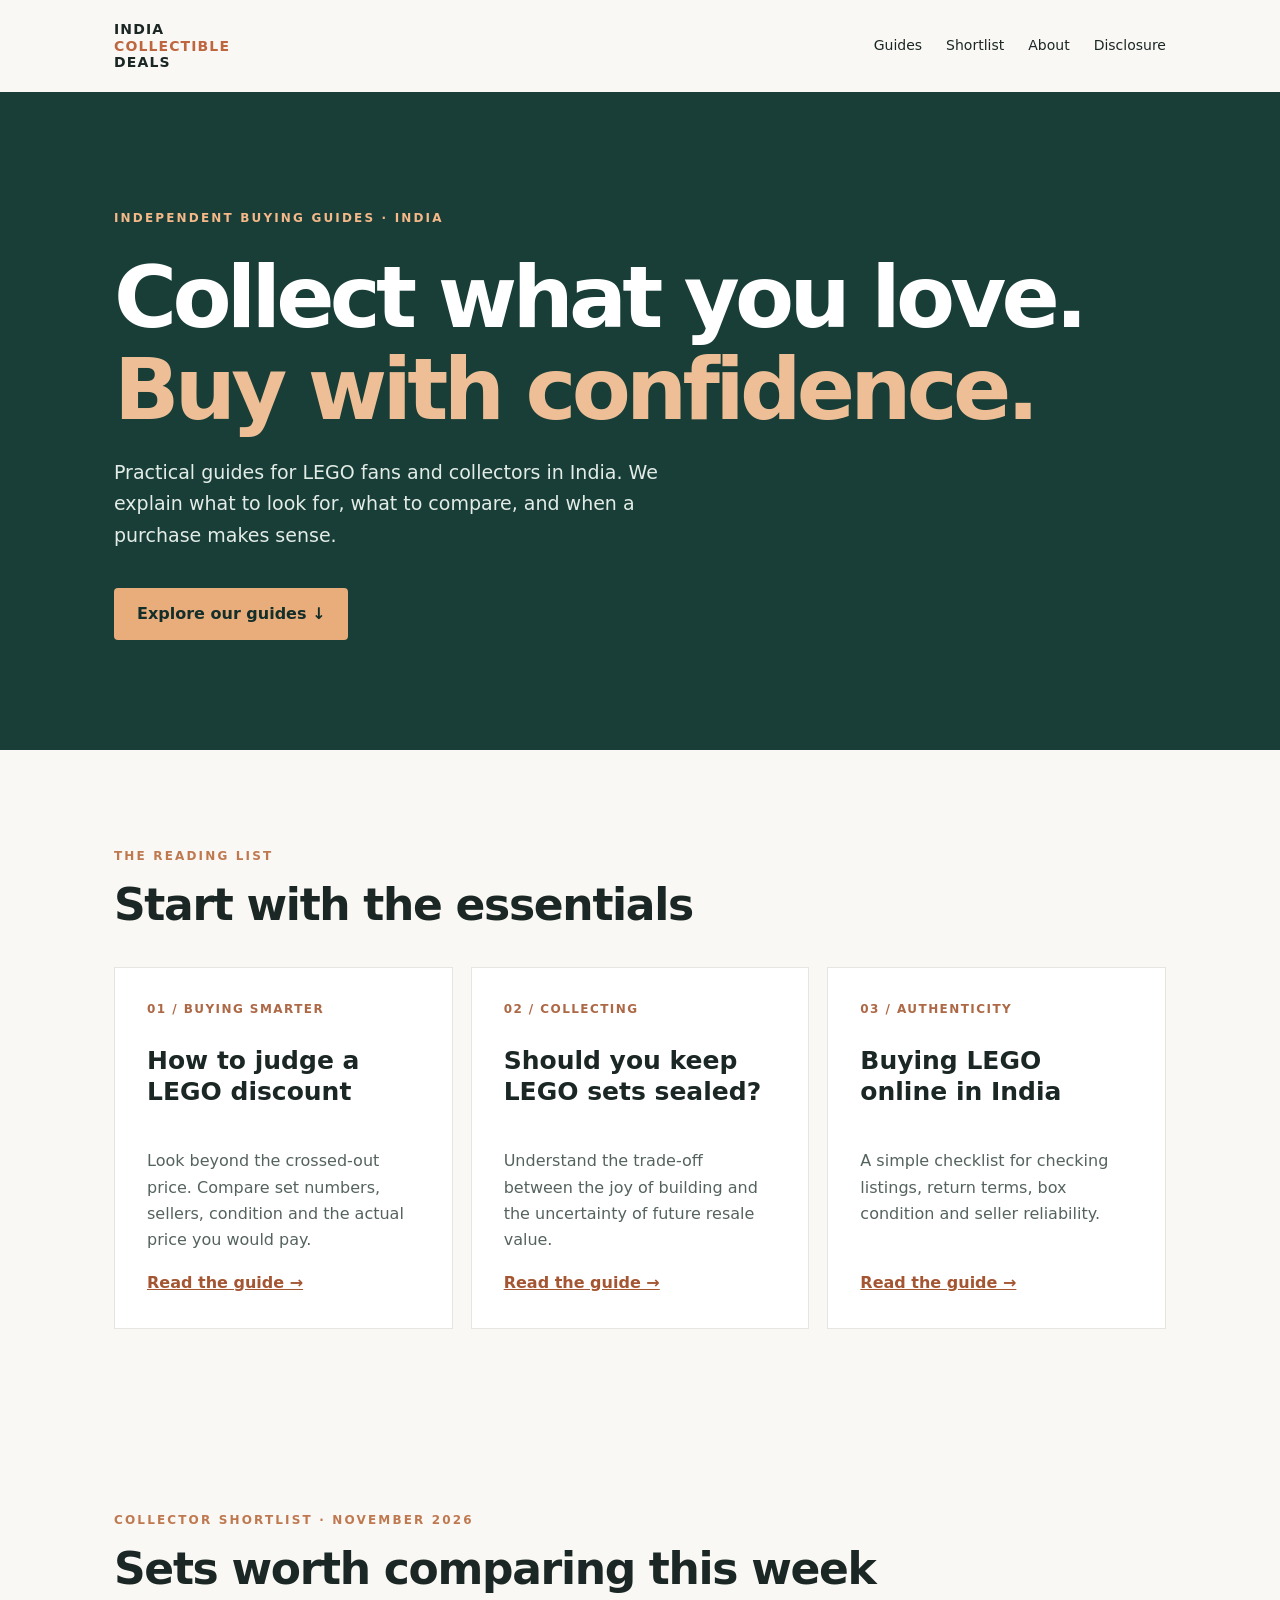
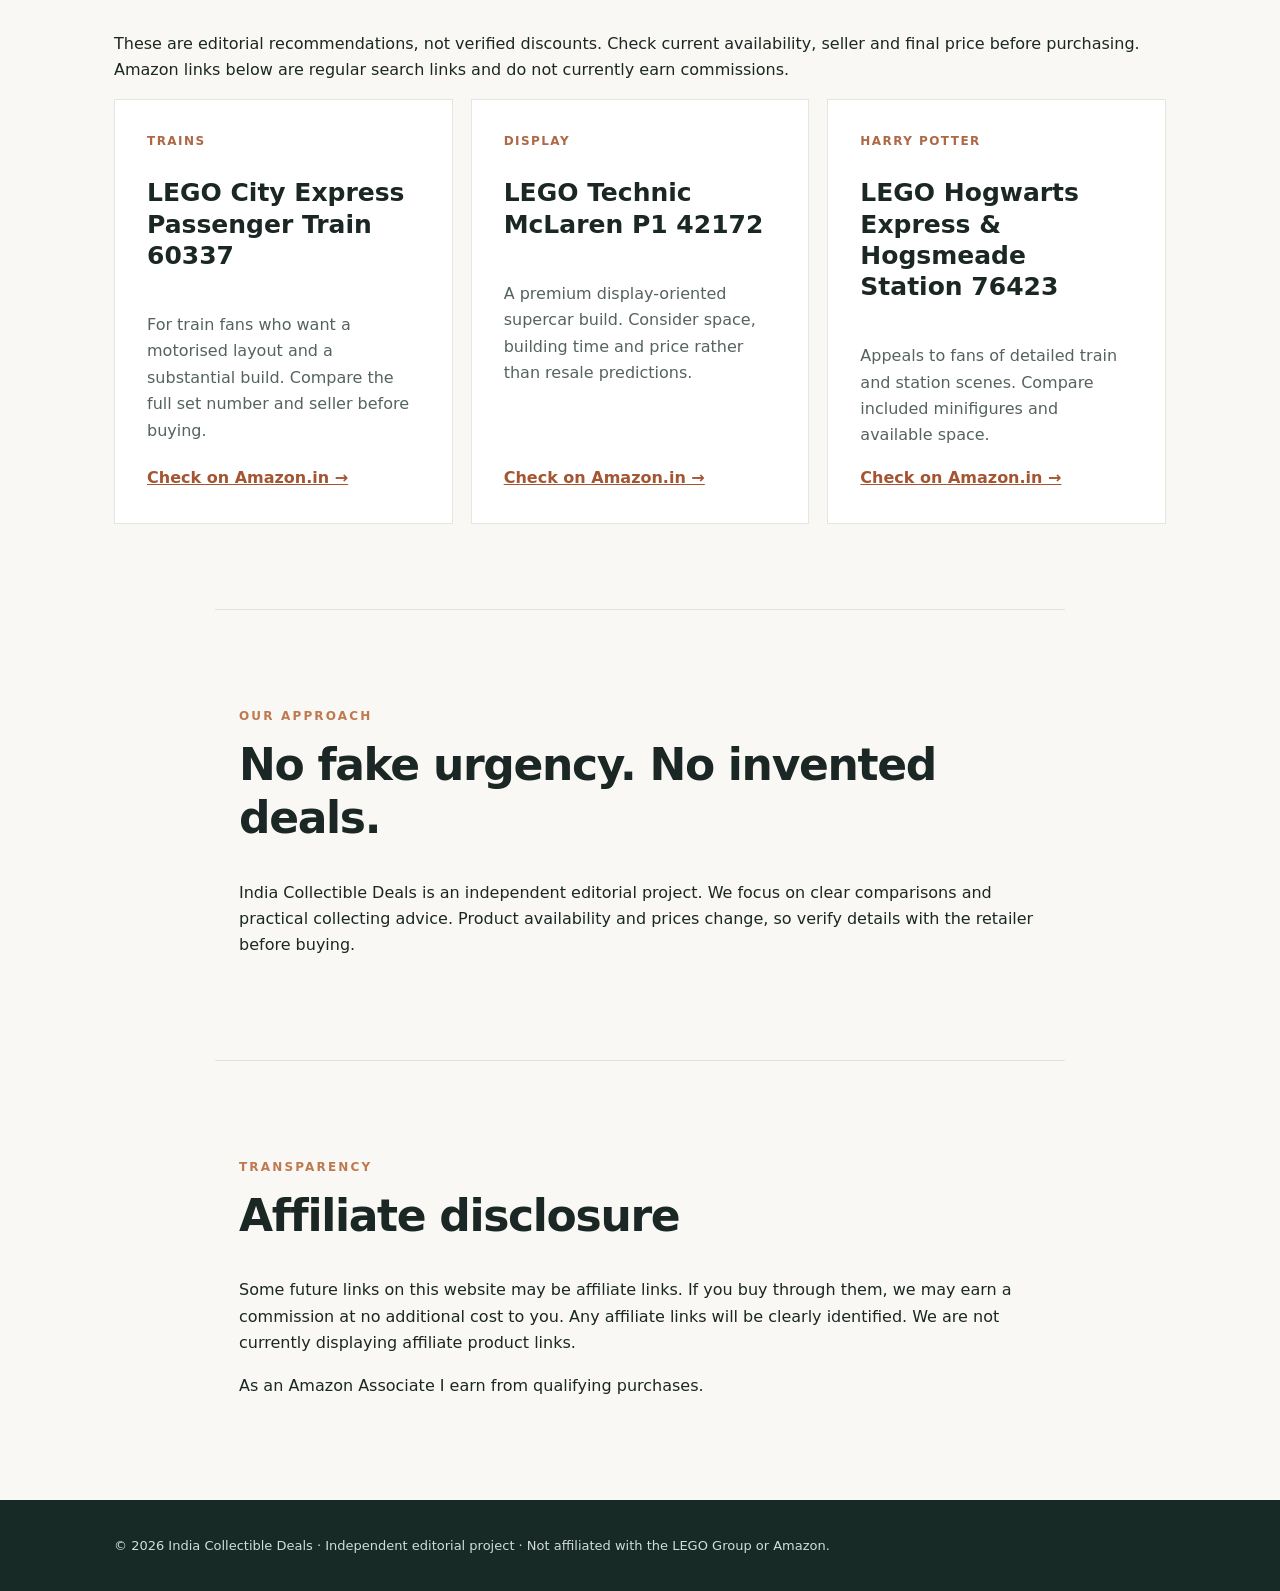
<file: index.html>
<!doctype html>
<html lang="en"><head><meta charset="utf-8"><meta name="viewport" content="width=device-width, initial-scale=1"><meta name="description" content="Independent LEGO and collectible buying guides for shoppers in India."><title>LEGO Buying Guides & Collector Shortlist India | India Collectible Deals</title><link rel="stylesheet" href="style.css"></head>
<body><header class="wrap"><a class="logo" href="index.html">INDIA<span>COLLECTIBLE</span>DEALS</a><nav><a href="#guides">Guides</a><a href="#picks">Shortlist</a><a href="#about">About</a><a href="#disclosure">Disclosure</a></nav></header>
<main><section class="hero"><div class="wrap"><p class="eyebrow">INDEPENDENT BUYING GUIDES · INDIA</p><h1>Collect what you love.<br><em>Buy with confidence.</em></h1><p class="intro">Practical guides for LEGO fans and collectors in India. We explain what to look for, what to compare, and when a purchase makes sense.</p><a class="cta" href="#guides">Explore our guides ↓</a></div></section>
<section class="wrap section" id="guides"><p class="eyebrow">THE READING LIST</p><h2>Start with the essentials</h2><div class="cards">
<article class="card"><span class="number">01 / BUYING SMARTER</span><h3>How to judge a LEGO discount</h3><p>Look beyond the crossed-out price. Compare set numbers, sellers, condition and the actual price you would pay.</p><a href="guides/lego-discounts.html">Read the guide →</a></article>
<article class="card"><span class="number">02 / COLLECTING</span><h3>Should you keep LEGO sets sealed?</h3><p>Understand the trade-off between the joy of building and the uncertainty of future resale value.</p><a href="guides/sealed-lego.html">Read the guide →</a></article>
<article class="card"><span class="number">03 / AUTHENTICITY</span><h3>Buying LEGO online in India</h3><p>A simple checklist for checking listings, return terms, box condition and seller reliability.</p><a href="guides/buying-online.html">Read the guide →</a></article></div></section>
<section class="wrap section" id="picks"><p class="eyebrow">COLLECTOR SHORTLIST · NOVEMBER 2026</p><h2>Sets worth comparing this week</h2><p>These are editorial recommendations, not verified discounts. Check current availability, seller and final price before purchasing. Amazon links below are regular search links and do not currently earn commissions.</p><div class="cards"><article class="card"><span class="number">TRAINS</span><h3>LEGO City Express Passenger Train 60337</h3><p>For train fans who want a motorised layout and a substantial build. Compare the full set number and seller before buying.</p><a href="https://www.amazon.in/s?k=LEGO+60337" rel="nofollow sponsored">Check on Amazon.in →</a></article><article class="card"><span class="number">DISPLAY</span><h3>LEGO Technic McLaren P1 42172</h3><p>A premium display-oriented supercar build. Consider space, building time and price rather than resale predictions.</p><a href="https://www.amazon.in/s?k=LEGO+42172" rel="nofollow sponsored">Check on Amazon.in →</a></article><article class="card"><span class="number">HARRY POTTER</span><h3>LEGO Hogwarts Express & Hogsmeade Station 76423</h3><p>Appeals to fans of detailed train and station scenes. Compare included minifigures and available space.</p><a href="https://www.amazon.in/s?k=LEGO+76423" rel="nofollow sponsored">Check on Amazon.in →</a></article></div></section><section class="wrap section narrow" id="about"><p class="eyebrow">OUR APPROACH</p><h2>No fake urgency. No invented deals.</h2><p>India Collectible Deals is an independent editorial project. We focus on clear comparisons and practical collecting advice. Product availability and prices change, so verify details with the retailer before buying.</p></section>
<section class="wrap section narrow" id="disclosure"><p class="eyebrow">TRANSPARENCY</p><h2>Affiliate disclosure</h2><p>Some future links on this website may be affiliate links. If you buy through them, we may earn a commission at no additional cost to you. Any affiliate links will be clearly identified. We are not currently displaying affiliate product links.</p><p>As an Amazon Associate I earn from qualifying purchases.</p></section></main>
<footer><div class="wrap">© 2026 India Collectible Deals · Independent editorial project · Not affiliated with the LEGO Group or Amazon.</div></footer></body></html>
</file>
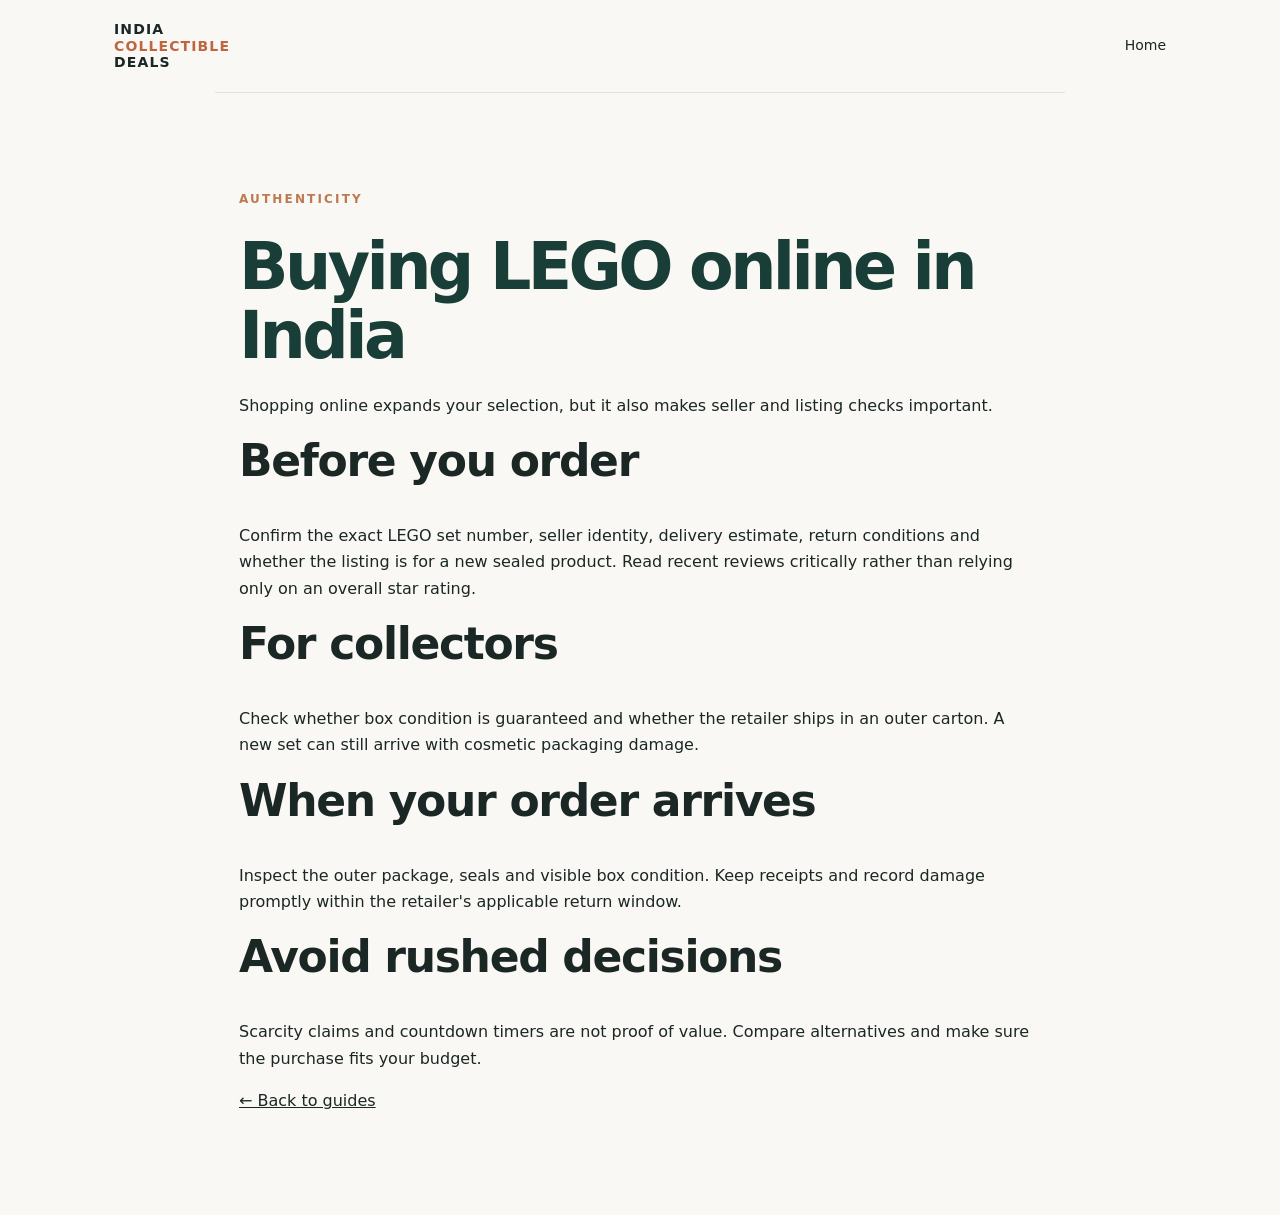
<file: guides/buying-online.html>
<!doctype html><html lang="en"><head><meta charset="utf-8"><meta name="viewport" content="width=device-width,initial-scale=1"><title>Buying LEGO online in India | India Collectible Deals</title><link rel="stylesheet" href="../style.css"></head><body><header class="wrap"><a class="logo" href="../index.html">INDIA<span>COLLECTIBLE</span>DEALS</a><nav><a href="../index.html">Home</a></nav></header><main class="wrap section narrow"><p class="eyebrow">AUTHENTICITY</p><h1 style="font-size:clamp(40px,6vw,65px);color:#183e37">Buying LEGO online in India</h1><p>Shopping online expands your selection, but it also makes seller and listing checks important.</p><h2>Before you order</h2><p>Confirm the exact LEGO set number, seller identity, delivery estimate, return conditions and whether the listing is for a new sealed product. Read recent reviews critically rather than relying only on an overall star rating.</p><h2>For collectors</h2><p>Check whether box condition is guaranteed and whether the retailer ships in an outer carton. A new set can still arrive with cosmetic packaging damage.</p><h2>When your order arrives</h2><p>Inspect the outer package, seals and visible box condition. Keep receipts and record damage promptly within the retailer's applicable return window.</p><h2>Avoid rushed decisions</h2><p>Scarcity claims and countdown timers are not proof of value. Compare alternatives and make sure the purchase fits your budget.</p><p><a href="../index.html">← Back to guides</a></p></main></body></html>
</file>
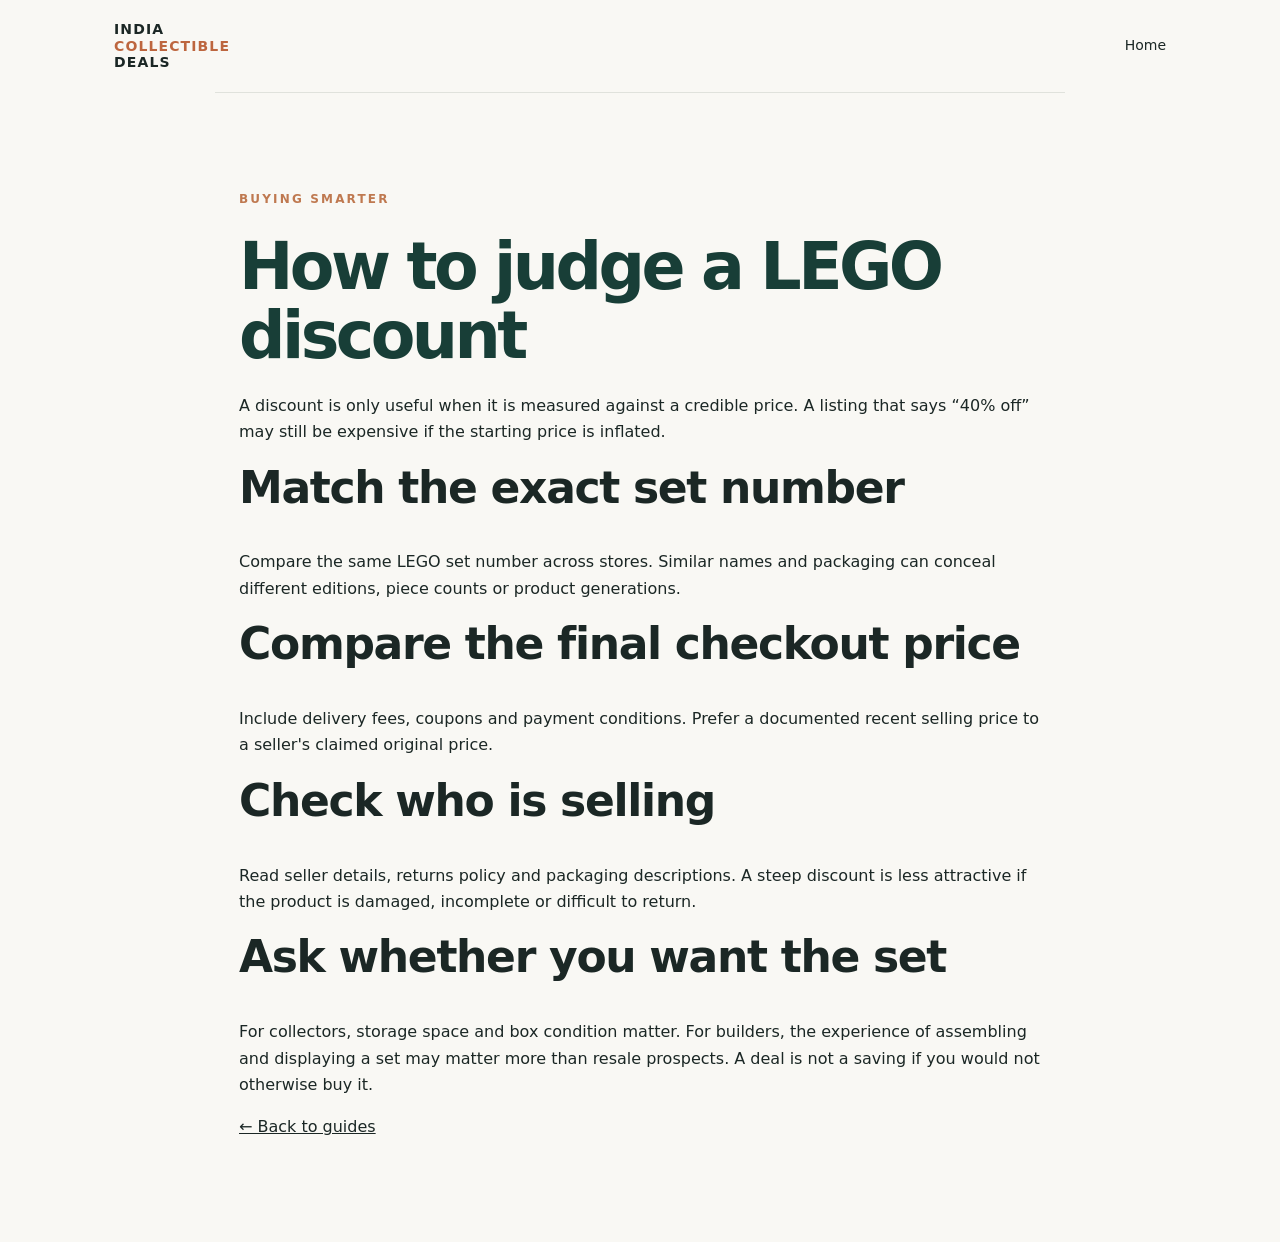
<file: guides/lego-discounts.html>
<!doctype html><html lang="en"><head><meta charset="utf-8"><meta name="viewport" content="width=device-width,initial-scale=1"><title>How to judge a LEGO discount | India Collectible Deals</title><link rel="stylesheet" href="../style.css"></head><body><header class="wrap"><a class="logo" href="../index.html">INDIA<span>COLLECTIBLE</span>DEALS</a><nav><a href="../index.html">Home</a></nav></header><main class="wrap section narrow"><p class="eyebrow">BUYING SMARTER</p><h1 style="font-size:clamp(40px,6vw,65px);color:#183e37">How to judge a LEGO discount</h1><p>A discount is only useful when it is measured against a credible price. A listing that says “40% off” may still be expensive if the starting price is inflated.</p><h2>Match the exact set number</h2><p>Compare the same LEGO set number across stores. Similar names and packaging can conceal different editions, piece counts or product generations.</p><h2>Compare the final checkout price</h2><p>Include delivery fees, coupons and payment conditions. Prefer a documented recent selling price to a seller's claimed original price.</p><h2>Check who is selling</h2><p>Read seller details, returns policy and packaging descriptions. A steep discount is less attractive if the product is damaged, incomplete or difficult to return.</p><h2>Ask whether you want the set</h2><p>For collectors, storage space and box condition matter. For builders, the experience of assembling and displaying a set may matter more than resale prospects. A deal is not a saving if you would not otherwise buy it.</p><p><a href="../index.html">← Back to guides</a></p></main></body></html>
</file>
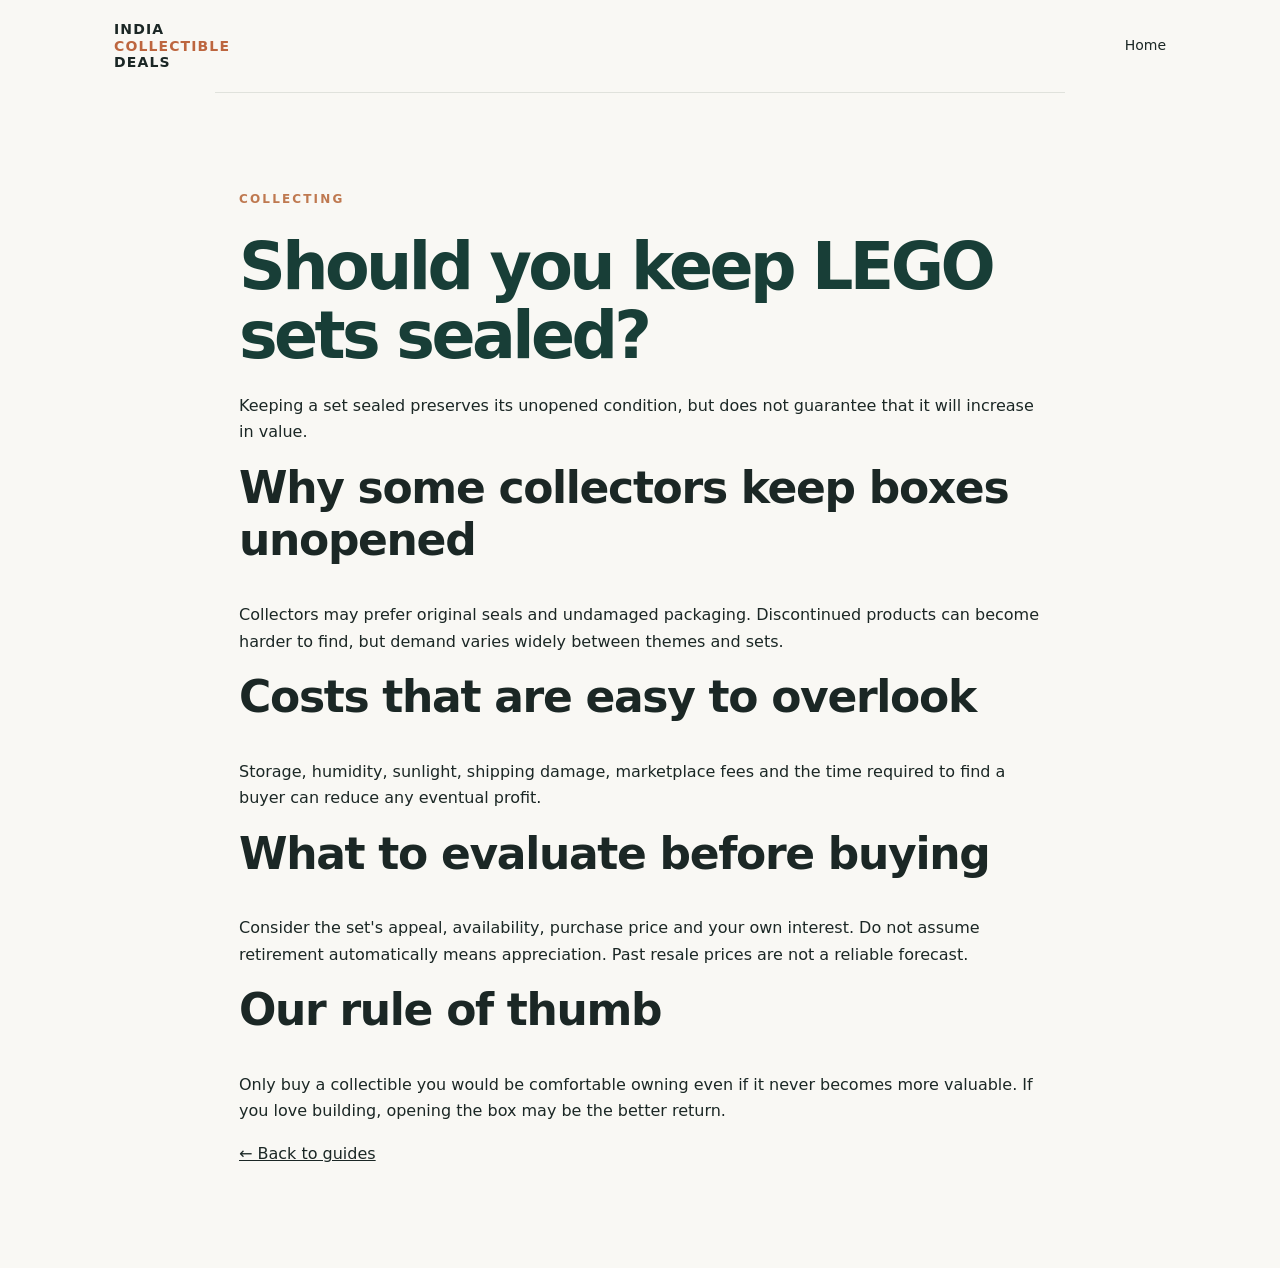
<file: guides/sealed-lego.html>
<!doctype html><html lang="en"><head><meta charset="utf-8"><meta name="viewport" content="width=device-width,initial-scale=1"><title>Should you keep LEGO sets sealed? | India Collectible Deals</title><link rel="stylesheet" href="../style.css"></head><body><header class="wrap"><a class="logo" href="../index.html">INDIA<span>COLLECTIBLE</span>DEALS</a><nav><a href="../index.html">Home</a></nav></header><main class="wrap section narrow"><p class="eyebrow">COLLECTING</p><h1 style="font-size:clamp(40px,6vw,65px);color:#183e37">Should you keep LEGO sets sealed?</h1><p>Keeping a set sealed preserves its unopened condition, but does not guarantee that it will increase in value.</p><h2>Why some collectors keep boxes unopened</h2><p>Collectors may prefer original seals and undamaged packaging. Discontinued products can become harder to find, but demand varies widely between themes and sets.</p><h2>Costs that are easy to overlook</h2><p>Storage, humidity, sunlight, shipping damage, marketplace fees and the time required to find a buyer can reduce any eventual profit.</p><h2>What to evaluate before buying</h2><p>Consider the set's appeal, availability, purchase price and your own interest. Do not assume retirement automatically means appreciation. Past resale prices are not a reliable forecast.</p><h2>Our rule of thumb</h2><p>Only buy a collectible you would be comfortable owning even if it never becomes more valuable. If you love building, opening the box may be the better return.</p><p><a href="../index.html">← Back to guides</a></p></main></body></html>
</file>
<file: style.css>
*{box-sizing:border-box}html{scroll-behavior:smooth}body{margin:0;background:#f9f8f4;color:#1b2725;font-family:system-ui,-apple-system,Segoe UI,sans-serif;line-height:1.65}a{color:inherit}.wrap{max-width:1100px;margin:auto;padding-left:24px;padding-right:24px}header{display:flex;justify-content:space-between;align-items:center;gap:20px;min-height:92px}nav{display:flex;gap:24px;font-size:14px}nav a{text-decoration:none}.logo{font-size:14px;font-weight:900;letter-spacing:.08em;text-decoration:none;line-height:1.2}.logo span{display:block;color:#bd663f}.hero{background:#183e37;color:#fff;padding:105px 0 110px}.eyebrow{font-size:12px;letter-spacing:.18em;font-weight:800;color:#bf7950}.hero .eyebrow{color:#f5b889}h1{font-size:clamp(44px,7vw,86px);letter-spacing:-.055em;line-height:1.07;margin:22px 0}h1 em{color:#eebf97;font-style:normal}.intro{max-width:590px;font-size:19px;color:#e3ece7}.cta{display:inline-block;background:#e8ad7b;color:#142e2a;text-decoration:none;font-weight:800;padding:13px 23px;border-radius:4px;margin-top:18px}.section{padding-top:85px;padding-bottom:85px}.section h2{font-size:clamp(28px,4vw,44px);line-height:1.2;letter-spacing:-.03em;margin:10px 0 35px}.cards{display:grid;grid-template-columns:repeat(3,1fr);gap:18px}.card{background:#fff;padding:32px;border:1px solid #e5e6e0;min-height:340px;display:flex;flex-direction:column}.card .number{color:#ad6846;font-size:12px;letter-spacing:.12em;font-weight:800}.card h3{font-size:25px;line-height:1.25}.card p{color:#55635e}.card a{margin-top:auto;font-weight:750;color:#a45532}.narrow{max-width:850px;border-top:1px solid #e0e2dc}footer{background:#172a26;color:#d2ddd8;padding:35px 0;font-size:13px}@media(max-width:720px){header{align-items:flex-start;flex-direction:column;padding-top:20px;padding-bottom:20px;gap:14px}.hero{padding:75px 0}.cards{grid-template-columns:1fr}.card{min-height:260px}.section{padding-top:55px;padding-bottom:55px}}
</file>
